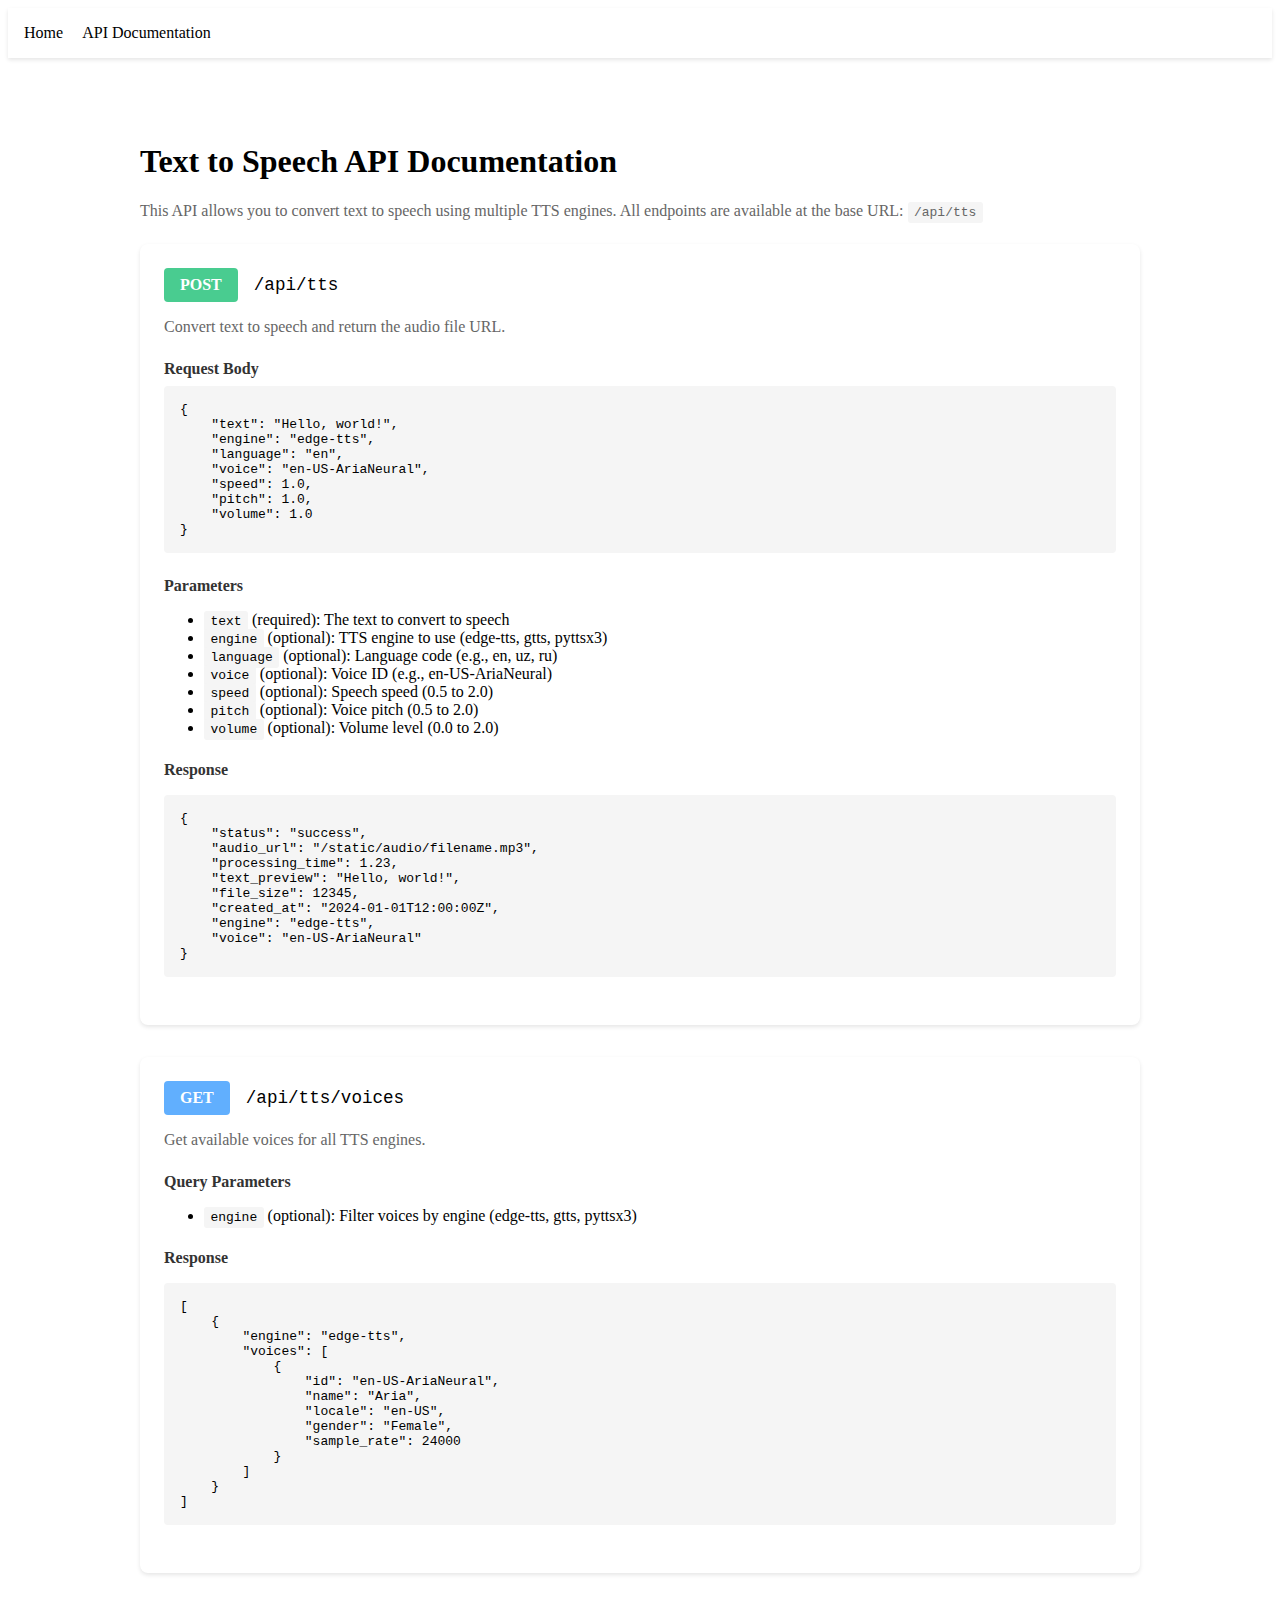
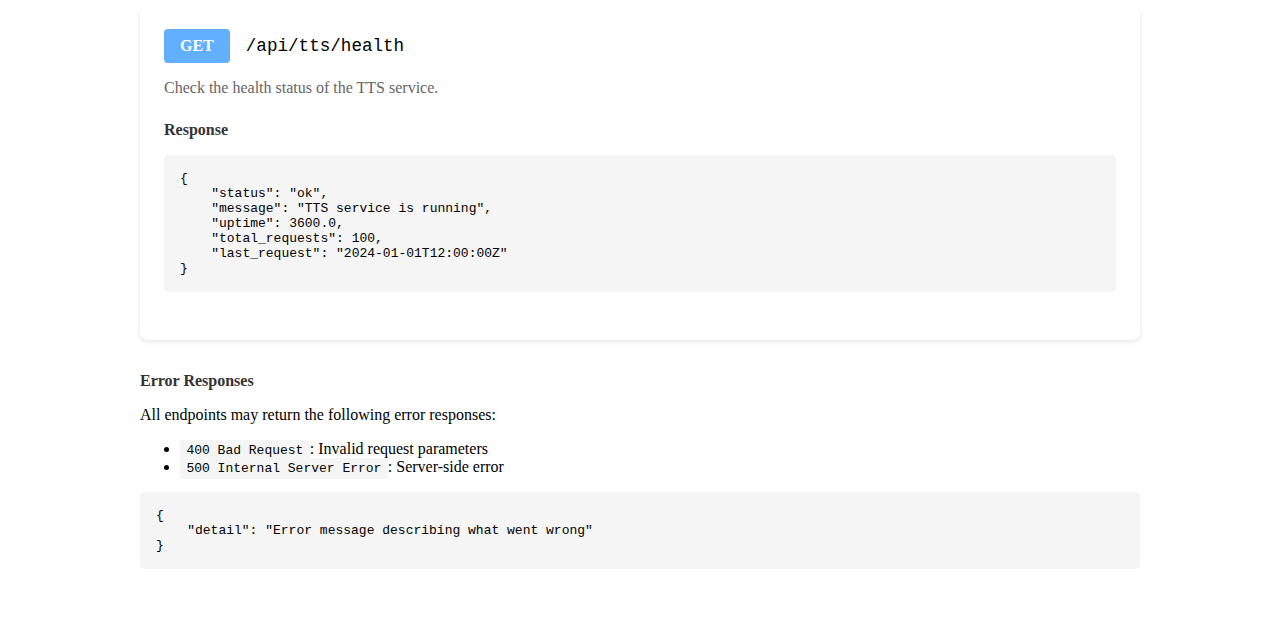
<file: static/api-docs.html>
<!DOCTYPE html>
<html lang="en">
<head>
    <meta charset="UTF-8">
    <meta name="viewport" content="width=device-width, initial-scale=1.0">
    <title>Text to Speech API Documentation</title>
    <link rel="stylesheet" href="/static/css/style.css">
    <style>
        .api-docs {
            max-width: 1000px;
            margin: 0 auto;
            padding: 2rem;
        }

        .endpoint {
            background: white;
            border-radius: 8px;
            padding: 1.5rem;
            margin-bottom: 2rem;
            box-shadow: 0 2px 4px rgba(0,0,0,0.1);
        }

        .endpoint-header {
            display: flex;
            align-items: center;
            margin-bottom: 1rem;
        }

        .method {
            padding: 0.5rem 1rem;
            border-radius: 4px;
            font-weight: bold;
            margin-right: 1rem;
        }

        .method.get { background: #61affe; color: white; }
        .method.post { background: #49cc90; color: white; }

        .path {
            font-family: monospace;
            font-size: 1.1rem;
        }

        .description {
            margin-bottom: 1.5rem;
            color: #666;
        }

        .section {
            margin-bottom: 1.5rem;
        }

        .section-title {
            font-weight: bold;
            margin-bottom: 0.5rem;
            color: #333;
        }

        pre {
            background: #f5f5f5;
            padding: 1rem;
            border-radius: 4px;
            overflow-x: auto;
            margin: 0.5rem 0;
        }

        code {
            font-family: monospace;
            background: #f5f5f5;
            padding: 0.2rem 0.4rem;
            border-radius: 3px;
        }

        .response-example {
            margin-top: 1rem;
        }

        .nav {
            background: white;
            padding: 1rem;
            margin-bottom: 2rem;
            box-shadow: 0 2px 4px rgba(0,0,0,0.1);
        }

        .nav a {
            color: var(--primary-color);
            text-decoration: none;
            margin-right: 1rem;
        }

        .nav a:hover {
            text-decoration: underline;
        }
    </style>
</head>
<body>
    <div class="nav">
        <div class="container">
            <a href="/">Home</a>
            <a href="/api-docs.html">API Documentation</a>
        </div>
    </div>

    <div class="api-docs">
        <h1>Text to Speech API Documentation</h1>
        <p class="description">
            This API allows you to convert text to speech using multiple TTS engines. 
            All endpoints are available at the base URL: <code>/api/tts</code>
        </p>

        <div class="endpoint">
            <div class="endpoint-header">
                <span class="method post">POST</span>
                <span class="path">/api/tts</span>
            </div>
            <p class="description">Convert text to speech and return the audio file URL.</p>

            <div class="section">
                <div class="section-title">Request Body</div>
                <pre>{
    "text": "Hello, world!",
    "engine": "edge-tts",
    "language": "en",
    "voice": "en-US-AriaNeural",
    "speed": 1.0,
    "pitch": 1.0,
    "volume": 1.0
}</pre>
            </div>

            <div class="section">
                <div class="section-title">Parameters</div>
                <ul>
                    <li><code>text</code> (required): The text to convert to speech</li>
                    <li><code>engine</code> (optional): TTS engine to use (edge-tts, gtts, pyttsx3)</li>
                    <li><code>language</code> (optional): Language code (e.g., en, uz, ru)</li>
                    <li><code>voice</code> (optional): Voice ID (e.g., en-US-AriaNeural)</li>
                    <li><code>speed</code> (optional): Speech speed (0.5 to 2.0)</li>
                    <li><code>pitch</code> (optional): Voice pitch (0.5 to 2.0)</li>
                    <li><code>volume</code> (optional): Volume level (0.0 to 2.0)</li>
                </ul>
            </div>

            <div class="section">
                <div class="section-title">Response</div>
                <div class="response-example">
                    <pre>{
    "status": "success",
    "audio_url": "/static/audio/filename.mp3",
    "processing_time": 1.23,
    "text_preview": "Hello, world!",
    "file_size": 12345,
    "created_at": "2024-01-01T12:00:00Z",
    "engine": "edge-tts",
    "voice": "en-US-AriaNeural"
}</pre>
                </div>
            </div>
        </div>

        <div class="endpoint">
            <div class="endpoint-header">
                <span class="method get">GET</span>
                <span class="path">/api/tts/voices</span>
            </div>
            <p class="description">Get available voices for all TTS engines.</p>

            <div class="section">
                <div class="section-title">Query Parameters</div>
                <ul>
                    <li><code>engine</code> (optional): Filter voices by engine (edge-tts, gtts, pyttsx3)</li>
                </ul>
            </div>

            <div class="section">
                <div class="section-title">Response</div>
                <div class="response-example">
                    <pre>[
    {
        "engine": "edge-tts",
        "voices": [
            {
                "id": "en-US-AriaNeural",
                "name": "Aria",
                "locale": "en-US",
                "gender": "Female",
                "sample_rate": 24000
            }
        ]
    }
]</pre>
                </div>
            </div>
        </div>

        <div class="endpoint">
            <div class="endpoint-header">
                <span class="method get">GET</span>
                <span class="path">/api/tts/health</span>
            </div>
            <p class="description">Check the health status of the TTS service.</p>

            <div class="section">
                <div class="section-title">Response</div>
                <div class="response-example">
                    <pre>{
    "status": "ok",
    "message": "TTS service is running",
    "uptime": 3600.0,
    "total_requests": 100,
    "last_request": "2024-01-01T12:00:00Z"
}</pre>
                </div>
            </div>
        </div>

        <div class="section">
            <div class="section-title">Error Responses</div>
            <p>All endpoints may return the following error responses:</p>
            <ul>
                <li><code>400 Bad Request</code>: Invalid request parameters</li>
                <li><code>500 Internal Server Error</code>: Server-side error</li>
            </ul>
            <div class="response-example">
                <pre>{
    "detail": "Error message describing what went wrong"
}</pre>
            </div>
        </div>
    </div>
</body>
</html>
</file>
<file: static/css/style.css>
/* Custom styles to complement Tailwind CSS */
#convert-btn:disabled {
    background-color: #93c5fd;
    cursor: not-allowed;
    transform: none !important;
}

#status.error {
    color: #ef4444;
    animation: shake 0.5s ease-in-out;
}

#status.success {
    color: #10b981;
    animation: fadeIn 0.5s ease-in-out;
}

/* Loading animation */
.loading {
    display: inline-block;
    width: 20px;
    height: 20px;
    border: 3px solid rgba(255,255,255,.3);
    border-radius: 50%;
    border-top-color: #fff;
    animation: spin 1s ease-in-out infinite;
}

/* Animations */
@keyframes spin {
    to { transform: rotate(360deg); }
}

@keyframes shake {
    0%, 100% { transform: translateX(0); }
    25% { transform: translateX(-5px); }
    75% { transform: translateX(5px); }
}

@keyframes fadeIn {
    from { opacity: 0; transform: translateY(-10px); }
    to { opacity: 1; transform: translateY(0); }
}

/* Custom scrollbar */
::-webkit-scrollbar {
    width: 8px;
    height: 8px;
}

::-webkit-scrollbar-track {
    background: #f1f1f1;
    border-radius: 4px;
}

::-webkit-scrollbar-thumb {
    background: #888;
    border-radius: 4px;
}

::-webkit-scrollbar-thumb:hover {
    background: #555;
}

/* Smooth transitions */
textarea, button, .audio-container, select, input[type="range"] {
    transition: all 0.3s ease;
}

/* Audio player customization */
audio {
    width: 100%;
    height: 40px;
    border-radius: 8px;
    background-color: #f8fafc;
}

audio::-webkit-media-controls-panel {
    background-color: #f8fafc;
}

audio::-webkit-media-controls-current-time-display,
audio::-webkit-media-controls-time-remaining-display {
    color: #4b5563;
}

/* Range slider customization */
input[type="range"] {
    -webkit-appearance: none;
    height: 8px;
    background: #e5e7eb;
    border-radius: 4px;
    outline: none;
}

input[type="range"]::-webkit-slider-thumb {
    -webkit-appearance: none;
    appearance: none;
    width: 20px;
    height: 20px;
    background: #3b82f6;
    border-radius: 50%;
    cursor: pointer;
    transition: background 0.3s ease;
}

input[type="range"]::-webkit-slider-thumb:hover {
    background: #2563eb;
}

input[type="range"]:focus::-webkit-slider-thumb {
    box-shadow: 0 0 0 3px rgba(59, 130, 246, 0.3);
}

/* Select dropdown customization */
select {
    background-image: url("data:image/svg+xml,%3Csvg xmlns='http://www.w3.org/2000/svg' fill='none' viewBox='0 0 24 24' stroke='%234B5563'%3E%3Cpath stroke-linecap='round' stroke-linejoin='round' stroke-width='2' d='M19 9l-7 7-7-7'%3E%3C/path%3E%3C/svg%3E");
    background-repeat: no-repeat;
    background-position: right 0.75rem center;
    background-size: 1.5em 1.5em;
    padding-right: 2.5rem;
}

select:focus {
    border-color: #3b82f6;
    box-shadow: 0 0 0 3px rgba(59, 130, 246, 0.3);
}

/* Voice selection loading state */
#voice-select:disabled {
    background-color: #f3f4f6;
    cursor: not-allowed;
}

/* Responsive adjustments */
@media (max-width: 768px) {
    .grid {
        gap: 1rem;
    }
    
    input[type="range"] {
        height: 6px;
    }
    
    input[type="range"]::-webkit-slider-thumb {
        width: 16px;
        height: 16px;
    }
}
</file>
